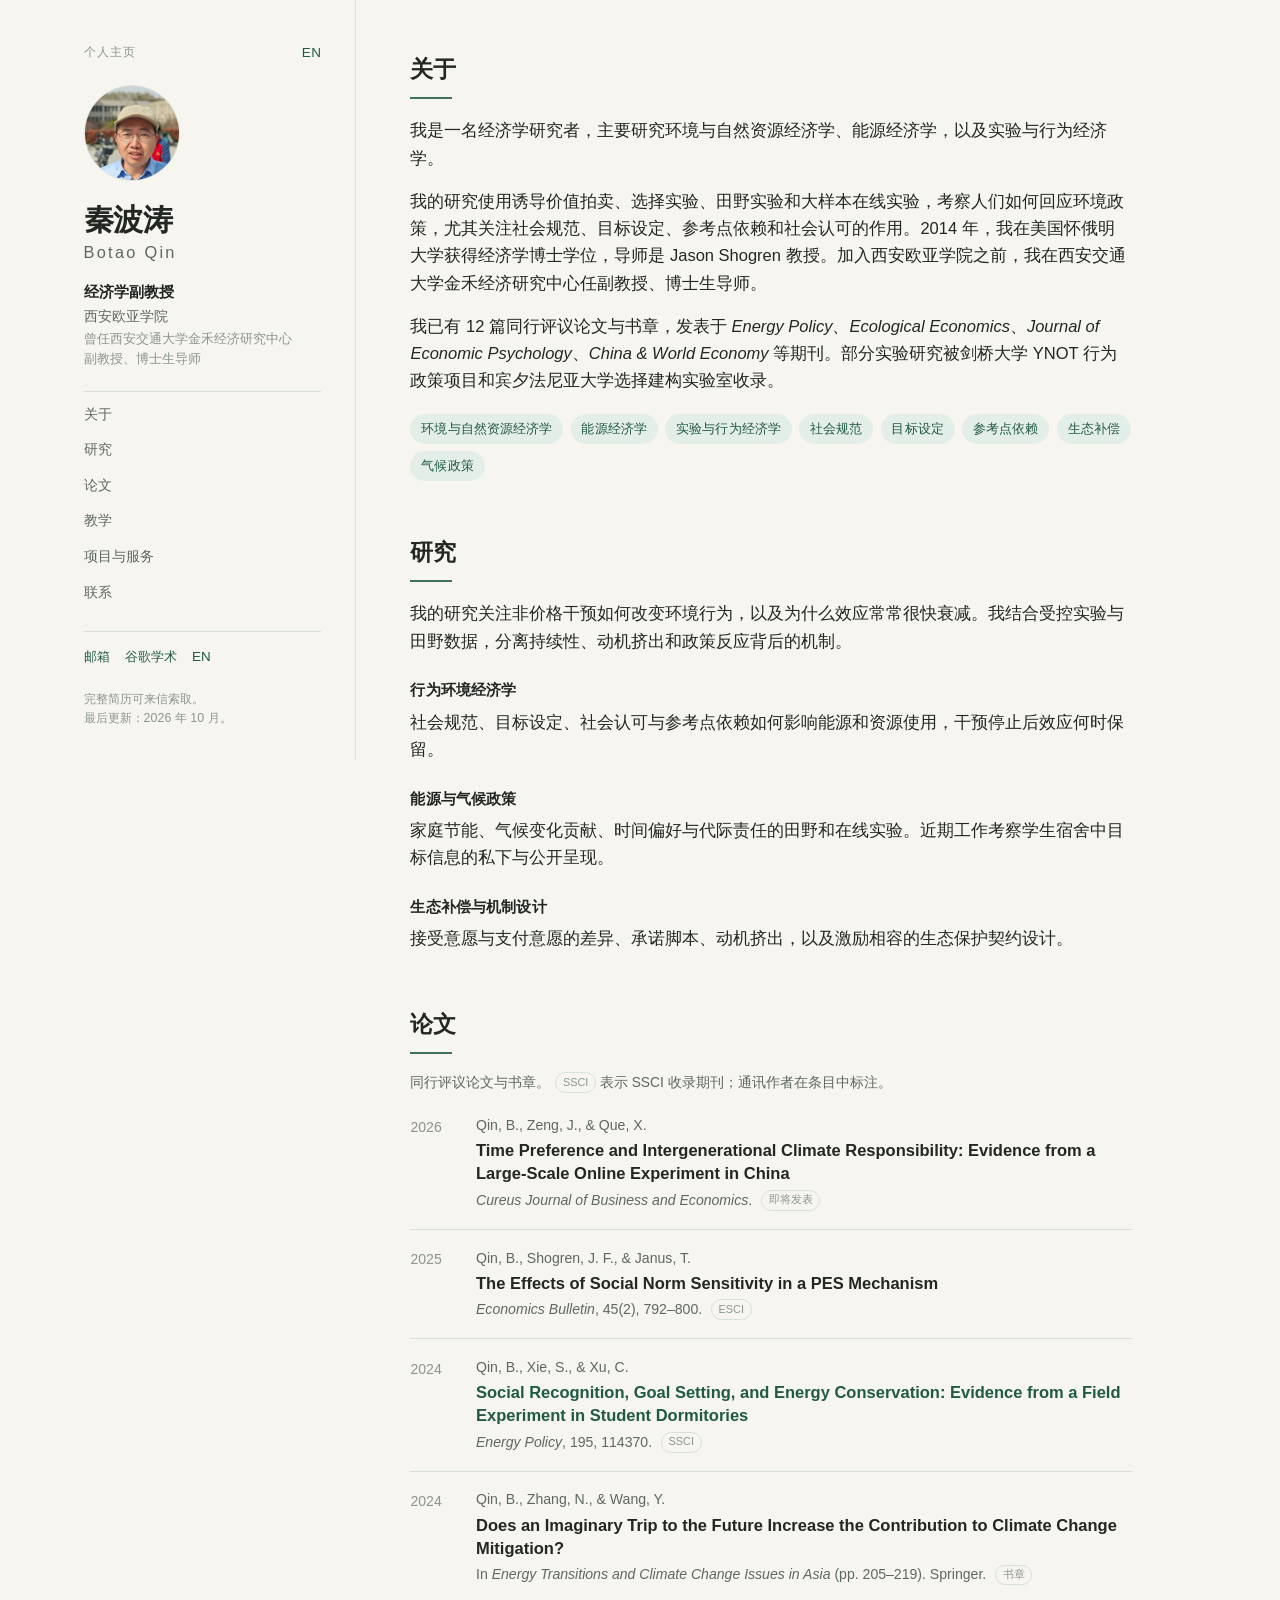
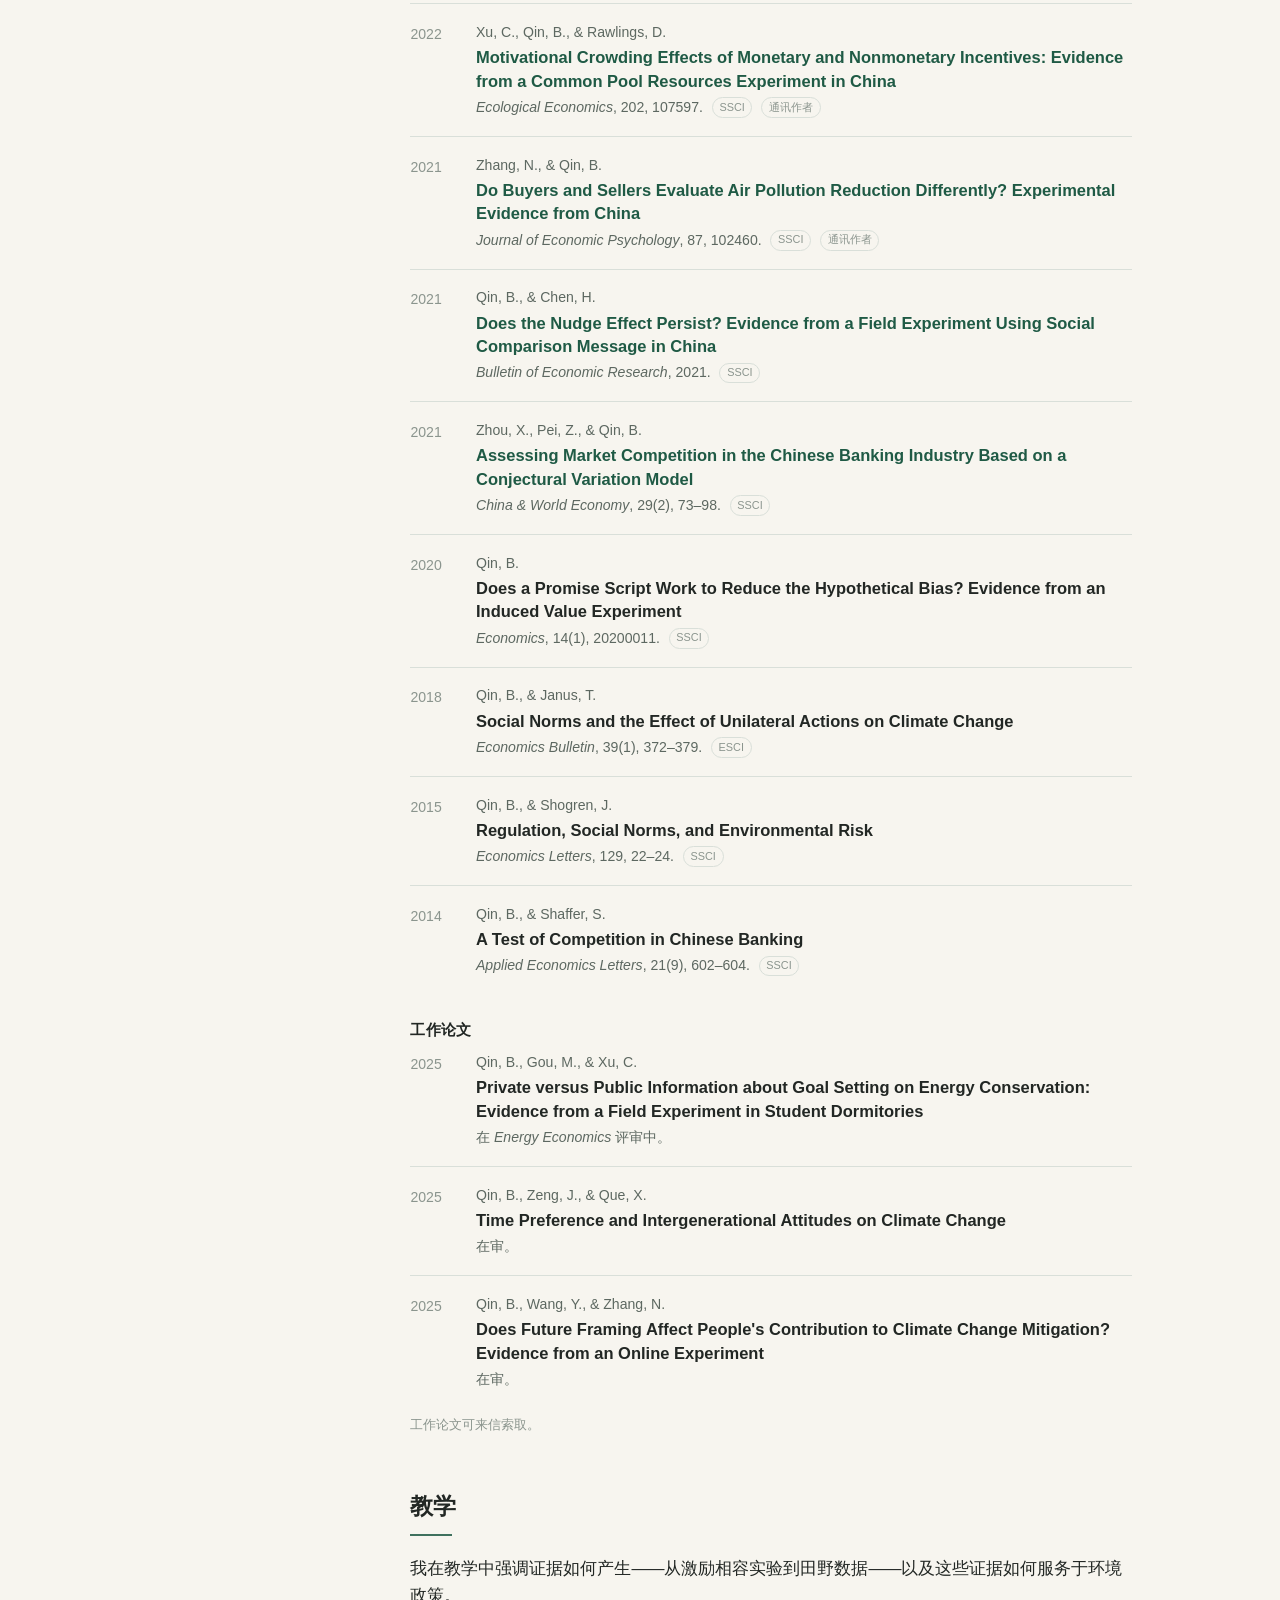
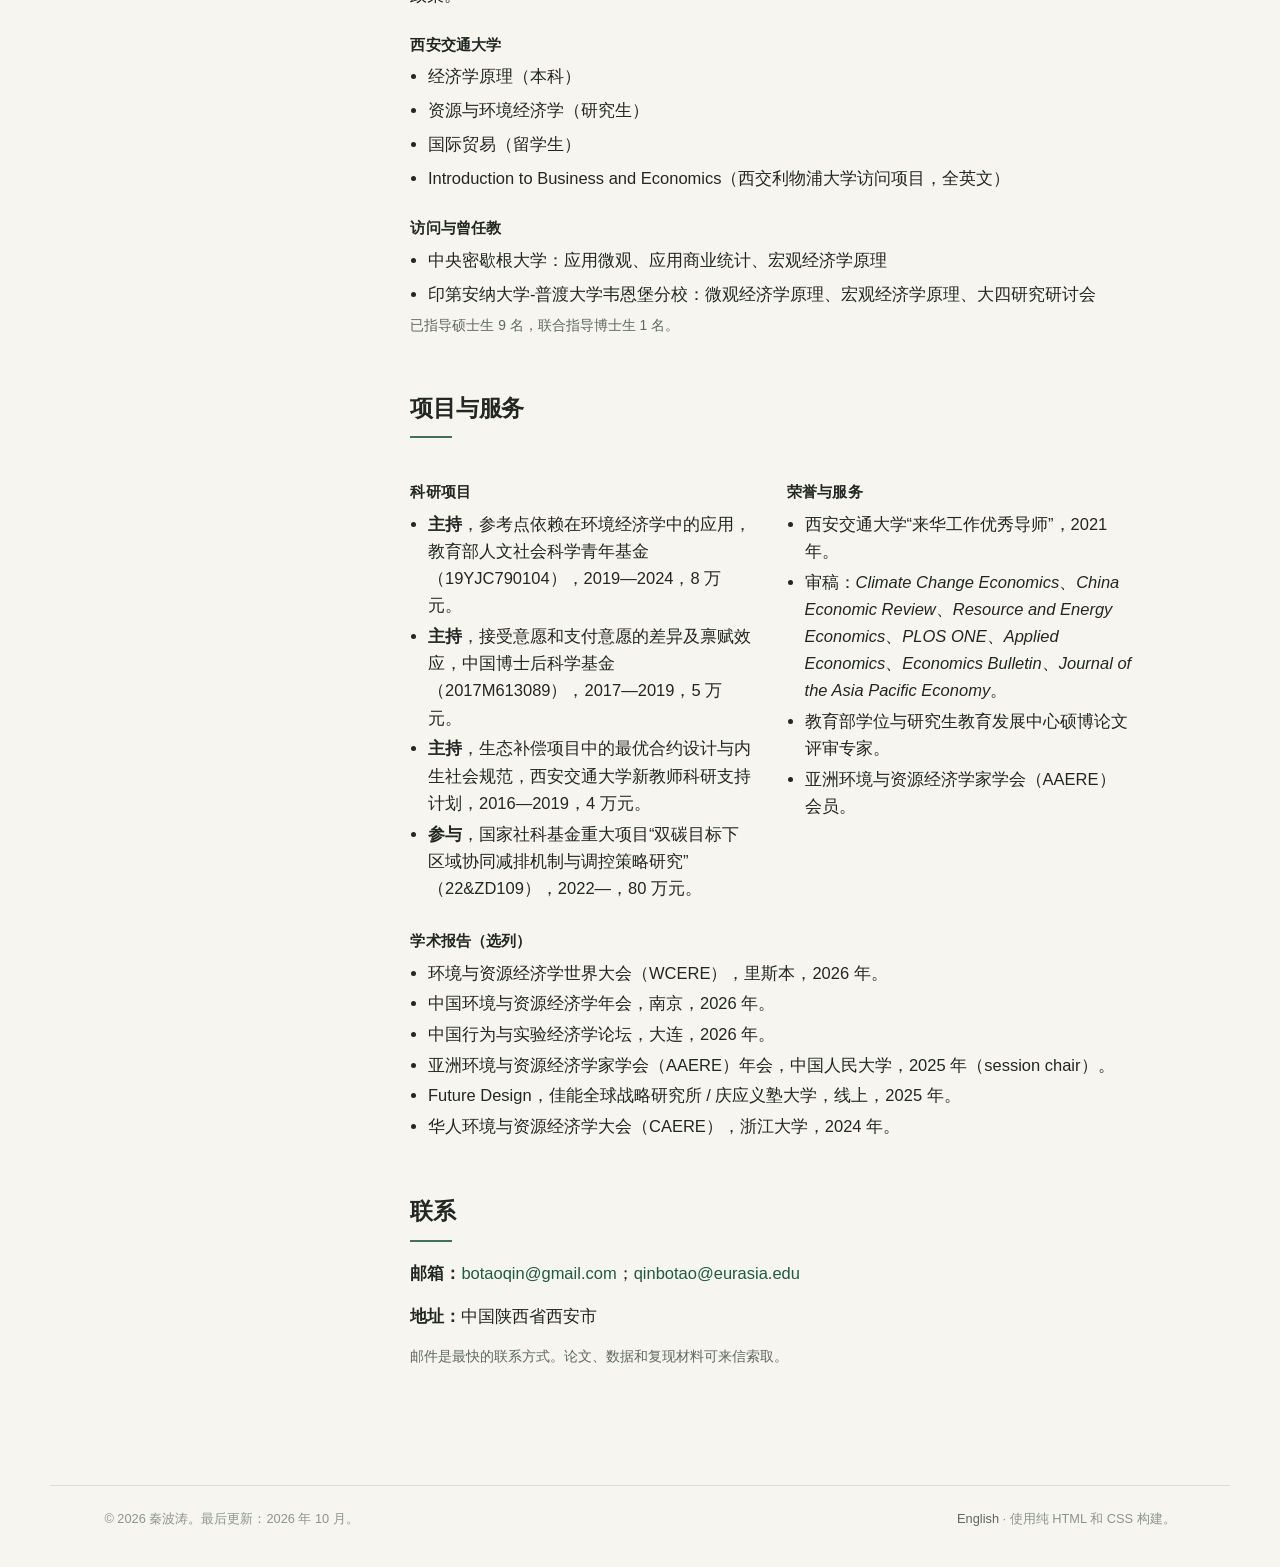
<file: index.html>
<!doctype html>
<html lang="zh-CN">
<head>
  <meta charset="utf-8">
  <meta name="viewport" content="width=device-width, initial-scale=1">
  <title>秦波涛 | 环境与能源经济学</title>
  <meta name="description" content="秦波涛，经济学博士，西安欧亚学院副教授，研究环境与自然资源经济学、能源经济学、实验与行为经济学。">
  <meta name="theme-color" content="#1f5a45">
  <meta property="og:title" content="秦波涛 | 环境与能源经济学">
  <meta property="og:description" content="环境与自然资源经济学、能源经济学、实验与行为经济学。">
  <meta property="og:type" content="website">
  <meta property="og:image" content="https://botaoqin.github.io/assets/photo.jpg">
  <meta property="og:image:alt" content="秦波涛">
  <link rel="icon" href="favicon.svg" type="image/svg+xml">
  <link rel="stylesheet" href="styles.css">
</head>
<body>
  <a class="skip-link" href="#main">跳到正文</a>

  <div class="page">
    <aside class="sidebar">
      <div class="topline">
        <span>个人主页</span>
        <a href="en.html" lang="en">EN</a>
      </div>

      <img class="monogram" src="assets/photo.jpg" alt="秦波涛" width="96" height="96">

      <div>
        <h1>秦波涛</h1>
        <p class="cn" lang="en">Botao Qin</p>
        <p class="role">经济学副教授</p>
        <p class="affil">西安欧亚学院</p>
        <p class="affil muted">曾任西安交通大学金禾经济研究中心<br>副教授、博士生导师</p>
      </div>

      <nav aria-label="主导航">
        <a href="#about">关于</a>
        <a href="#research">研究</a>
        <a href="#publications">论文</a>
        <a href="#teaching">教学</a>
        <a href="#grants">项目与服务</a>
        <a href="#contact">联系</a>
      </nav>

      <div class="side-links">
        <a href="mailto:botaoqin@gmail.com">邮箱</a>
        <a href="https://scholar.google.com/citations?user=rNIC_VkAAAAJ&amp;hl=zh-CN" target="_blank" rel="noopener">谷歌学术</a>
        <a href="en.html" lang="en">EN</a>
      </div>

      <p class="side-note">完整简历可来信索取。<br>最后更新：2026 年 10 月。</p>
    </aside>

    <main id="main">
      <section id="about">
        <h2>关于</h2>
        <p class="lead">我是一名经济学研究者，主要研究环境与自然资源经济学、能源经济学，以及实验与行为经济学。</p>
        <p>我的研究使用诱导价值拍卖、选择实验、田野实验和大样本在线实验，考察人们如何回应环境政策，尤其关注社会规范、目标设定、参考点依赖和社会认可的作用。2014 年，我在美国怀俄明大学获得经济学博士学位，导师是 Jason Shogren 教授。加入西安欧亚学院之前，我在西安交通大学金禾经济研究中心任副教授、博士生导师。</p>
        <p>我已有 12 篇同行评议论文与书章，发表于 <em>Energy Policy</em>、<em>Ecological Economics</em>、<em>Journal of Economic Psychology</em>、<em>China &amp; World Economy</em> 等期刊。部分实验研究被剑桥大学 YNOT 行为政策项目和宾夕法尼亚大学选择建构实验室收录。</p>

        <ul class="tags" aria-label="研究领域">
          <li>环境与自然资源经济学</li>
          <li>能源经济学</li>
          <li>实验与行为经济学</li>
          <li>社会规范</li>
          <li>目标设定</li>
          <li>参考点依赖</li>
          <li>生态补偿</li>
          <li>气候政策</li>
        </ul>
      </section>

      <section id="research">
        <h2>研究</h2>
        <p>我的研究关注非价格干预如何改变环境行为，以及为什么效应常常很快衰减。我结合受控实验与田野数据，分离持续性、动机挤出和政策反应背后的机制。</p>

        <h3>行为环境经济学</h3>
        <p>社会规范、目标设定、社会认可与参考点依赖如何影响能源和资源使用，干预停止后效应何时保留。</p>

        <h3>能源与气候政策</h3>
        <p>家庭节能、气候变化贡献、时间偏好与代际责任的田野和在线实验。近期工作考察学生宿舍中目标信息的私下与公开呈现。</p>

        <h3>生态补偿与机制设计</h3>
        <p>接受意愿与支付意愿的差异、承诺脚本、动机挤出，以及激励相容的生态保护契约设计。</p>
      </section>

      <section id="publications">
        <h2>论文</h2>
        <p class="small muted">同行评议论文与书章。<span class="badge">SSCI</span> 表示 SSCI 收录期刊；通讯作者在条目中标注。</p>

        <ol class="pub-list">
          <li class="pub">
            <span class="year">2026</span>
            <div>
              <p class="authors">Qin, B., Zeng, J., &amp; Que, X.</p>
              <p class="title">Time Preference and Intergenerational Climate Responsibility: Evidence from a Large-Scale Online Experiment in China</p>
              <p class="venue"><em>Cureus Journal of Business and Economics</em>. <span class="badge">即将发表</span></p>
            </div>
          </li>

          <li class="pub">
            <span class="year">2025</span>
            <div>
              <p class="authors">Qin, B., Shogren, J. F., &amp; Janus, T.</p>
              <p class="title">The Effects of Social Norm Sensitivity in a PES Mechanism</p>
              <p class="venue"><em>Economics Bulletin</em>, 45(2), 792–800. <span class="badge">ESCI</span></p>
            </div>
          </li>

          <li class="pub">
            <span class="year">2024</span>
            <div>
              <p class="authors">Qin, B., Xie, S., &amp; Xu, C.</p>
              <p class="title"><a href="https://doi.org/10.1016/j.enpol.2024.114370" target="_blank" rel="noopener">Social Recognition, Goal Setting, and Energy Conservation: Evidence from a Field Experiment in Student Dormitories</a></p>
              <p class="venue"><em>Energy Policy</em>, 195, 114370. <span class="badge">SSCI</span></p>
            </div>
          </li>

          <li class="pub">
            <span class="year">2024</span>
            <div>
              <p class="authors">Qin, B., Zhang, N., &amp; Wang, Y.</p>
              <p class="title">Does an Imaginary Trip to the Future Increase the Contribution to Climate Change Mitigation?</p>
              <p class="venue">In <em>Energy Transitions and Climate Change Issues in Asia</em> (pp. 205–219). Springer. <span class="badge">书章</span></p>
            </div>
          </li>

          <li class="pub">
            <span class="year">2022</span>
            <div>
              <p class="authors">Xu, C., Qin, B., &amp; Rawlings, D.</p>
              <p class="title"><a href="https://doi.org/10.1016/j.ecolecon.2022.107597" target="_blank" rel="noopener">Motivational Crowding Effects of Monetary and Nonmonetary Incentives: Evidence from a Common Pool Resources Experiment in China</a></p>
              <p class="venue"><em>Ecological Economics</em>, 202, 107597. <span class="badge">SSCI</span> <span class="badge">通讯作者</span></p>
            </div>
          </li>

          <li class="pub">
            <span class="year">2021</span>
            <div>
              <p class="authors">Zhang, N., &amp; Qin, B.</p>
              <p class="title"><a href="https://doi.org/10.1016/j.joep.2021.102460" target="_blank" rel="noopener">Do Buyers and Sellers Evaluate Air Pollution Reduction Differently? Experimental Evidence from China</a></p>
              <p class="venue"><em>Journal of Economic Psychology</em>, 87, 102460. <span class="badge">SSCI</span> <span class="badge">通讯作者</span></p>
            </div>
          </li>

          <li class="pub">
            <span class="year">2021</span>
            <div>
              <p class="authors">Qin, B., &amp; Chen, H.</p>
              <p class="title"><a href="https://doi.org/10.1111/boer.12313" target="_blank" rel="noopener">Does the Nudge Effect Persist? Evidence from a Field Experiment Using Social Comparison Message in China</a></p>
              <p class="venue"><em>Bulletin of Economic Research</em>, 2021. <span class="badge">SSCI</span></p>
            </div>
          </li>

          <li class="pub">
            <span class="year">2021</span>
            <div>
              <p class="authors">Zhou, X., Pei, Z., &amp; Qin, B.</p>
              <p class="title"><a href="https://doi.org/10.1111/cwe.12371" target="_blank" rel="noopener">Assessing Market Competition in the Chinese Banking Industry Based on a Conjectural Variation Model</a></p>
              <p class="venue"><em>China &amp; World Economy</em>, 29(2), 73–98. <span class="badge">SSCI</span></p>
            </div>
          </li>

          <li class="pub">
            <span class="year">2020</span>
            <div>
              <p class="authors">Qin, B.</p>
              <p class="title">Does a Promise Script Work to Reduce the Hypothetical Bias? Evidence from an Induced Value Experiment</p>
              <p class="venue"><em>Economics</em>, 14(1), 20200011. <span class="badge">SSCI</span></p>
            </div>
          </li>

          <li class="pub">
            <span class="year">2018</span>
            <div>
              <p class="authors">Qin, B., &amp; Janus, T.</p>
              <p class="title">Social Norms and the Effect of Unilateral Actions on Climate Change</p>
              <p class="venue"><em>Economics Bulletin</em>, 39(1), 372–379. <span class="badge">ESCI</span></p>
            </div>
          </li>

          <li class="pub">
            <span class="year">2015</span>
            <div>
              <p class="authors">Qin, B., &amp; Shogren, J.</p>
              <p class="title">Regulation, Social Norms, and Environmental Risk</p>
              <p class="venue"><em>Economics Letters</em>, 129, 22–24. <span class="badge">SSCI</span></p>
            </div>
          </li>

          <li class="pub">
            <span class="year">2014</span>
            <div>
              <p class="authors">Qin, B., &amp; Shaffer, S.</p>
              <p class="title">A Test of Competition in Chinese Banking</p>
              <p class="venue"><em>Applied Economics Letters</em>, 21(9), 602–604. <span class="badge">SSCI</span></p>
            </div>
          </li>
        </ol>

        <h3>工作论文</h3>
        <ol class="pub-list">
          <li class="pub">
            <span class="year">2025</span>
            <div>
              <p class="authors">Qin, B., Gou, M., &amp; Xu, C.</p>
              <p class="title">Private versus Public Information about Goal Setting on Energy Conservation: Evidence from a Field Experiment in Student Dormitories</p>
              <p class="venue">在 <em>Energy Economics</em> 评审中。</p>
            </div>
          </li>
          <li class="pub">
            <span class="year">2025</span>
            <div>
              <p class="authors">Qin, B., Zeng, J., &amp; Que, X.</p>
              <p class="title">Time Preference and Intergenerational Attitudes on Climate Change</p>
              <p class="venue">在审。</p>
            </div>
          </li>
          <li class="pub">
            <span class="year">2025</span>
            <div>
              <p class="authors">Qin, B., Wang, Y., &amp; Zhang, N.</p>
              <p class="title">Does Future Framing Affect People's Contribution to Climate Change Mitigation? Evidence from an Online Experiment</p>
              <p class="venue">在审。</p>
            </div>
          </li>
        </ol>
        <p class="note">工作论文可来信索取。</p>
      </section>

      <section id="teaching">
        <h2>教学</h2>
        <p>我在教学中强调证据如何产生——从激励相容实验到田野数据——以及这些证据如何服务于环境政策。</p>

        <h3>西安交通大学</h3>
        <ul class="list">
          <li>经济学原理（本科）</li>
          <li>资源与环境经济学（研究生）</li>
          <li>国际贸易（留学生）</li>
          <li>Introduction to Business and Economics（西交利物浦大学访问项目，全英文）</li>
        </ul>

        <h3>访问与曾任教</h3>
        <ul class="list">
          <li>中央密歇根大学：应用微观、应用商业统计、宏观经济学原理</li>
          <li>印第安纳大学-普渡大学韦恩堡分校：微观经济学原理、宏观经济学原理、大四研究研讨会</li>
        </ul>

        <p class="small muted">已指导硕士生 9 名，联合指导博士生 1 名。</p>
      </section>

      <section id="grants">
        <h2>项目与服务</h2>

        <div class="two-col">
          <div>
            <h3>科研项目</h3>
            <ul class="list tight">
              <li><strong>主持</strong>，参考点依赖在环境经济学中的应用，教育部人文社会科学青年基金（19YJC790104），2019—2024，8 万元。</li>
              <li><strong>主持</strong>，接受意愿和支付意愿的差异及禀赋效应，中国博士后科学基金（2017M613089），2017—2019，5 万元。</li>
              <li><strong>主持</strong>，生态补偿项目中的最优合约设计与内生社会规范，西安交通大学新教师科研支持计划，2016—2019，4 万元。</li>
              <li><strong>参与</strong>，国家社科基金重大项目“双碳目标下区域协同减排机制与调控策略研究”（22&amp;ZD109），2022—，80 万元。</li>
            </ul>
          </div>

          <div>
            <h3>荣誉与服务</h3>
            <ul class="list tight">
              <li>西安交通大学“来华工作优秀导师”，2021 年。</li>
              <li>审稿：<em>Climate Change Economics</em>、<em>China Economic Review</em>、<em>Resource and Energy Economics</em>、<em>PLOS ONE</em>、<em>Applied Economics</em>、<em>Economics Bulletin</em>、<em>Journal of the Asia Pacific Economy</em>。</li>
              <li>教育部学位与研究生教育发展中心硕博论文评审专家。</li>
              <li>亚洲环境与资源经济学家学会（AAERE）会员。</li>
            </ul>
          </div>
        </div>

        <h3>学术报告（选列）</h3>
        <ul class="list tight">
          <li>环境与资源经济学世界大会（WCERE），里斯本，2026 年。</li>
          <li>中国环境与资源经济学年会，南京，2026 年。</li>
          <li>中国行为与实验经济学论坛，大连，2026 年。</li>
          <li>亚洲环境与资源经济学家学会（AAERE）年会，中国人民大学，2025 年（session chair）。</li>
          <li>Future Design，佳能全球战略研究所 / 庆应义塾大学，线上，2025 年。</li>
          <li>华人环境与资源经济学大会（CAERE），浙江大学，2024 年。</li>
        </ul>
      </section>

      <section id="contact">
        <h2>联系</h2>
        <p><strong>邮箱：</strong><a href="mailto:botaoqin@gmail.com">botaoqin@gmail.com</a>；<a href="mailto:qinbotao@eurasia.edu">qinbotao@eurasia.edu</a></p>
        <p><strong>地址：</strong>中国陕西省西安市</p>
        <p class="small muted">邮件是最快的联系方式。论文、数据和复现材料可来信索取。</p>
      </section>
    </main>
  </div>

  <footer>
    <span>© 2026 秦波涛。最后更新：2026 年 10 月。</span>
    <span class="no-print"><a href="en.html" lang="en">English</a> · 使用纯 HTML 和 CSS 构建。</span>
  </footer>
</body>
</html>
</file>
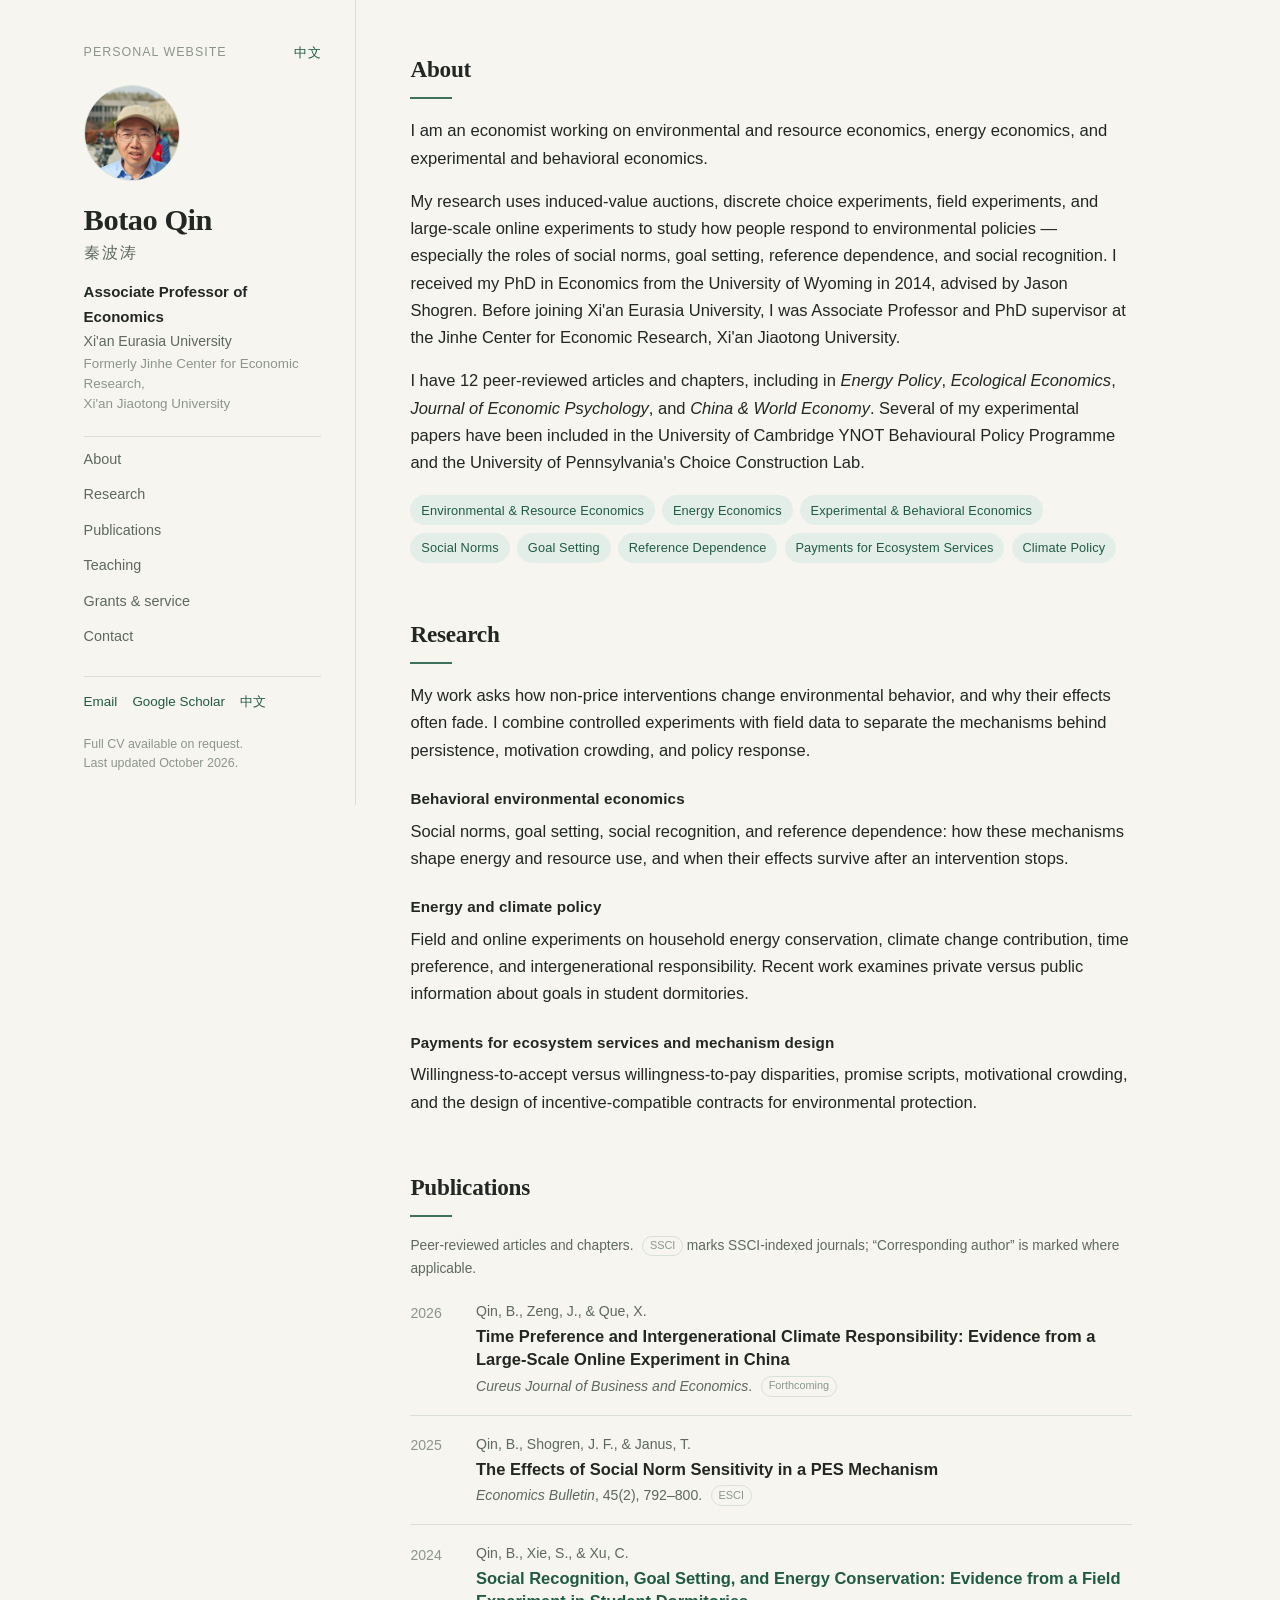
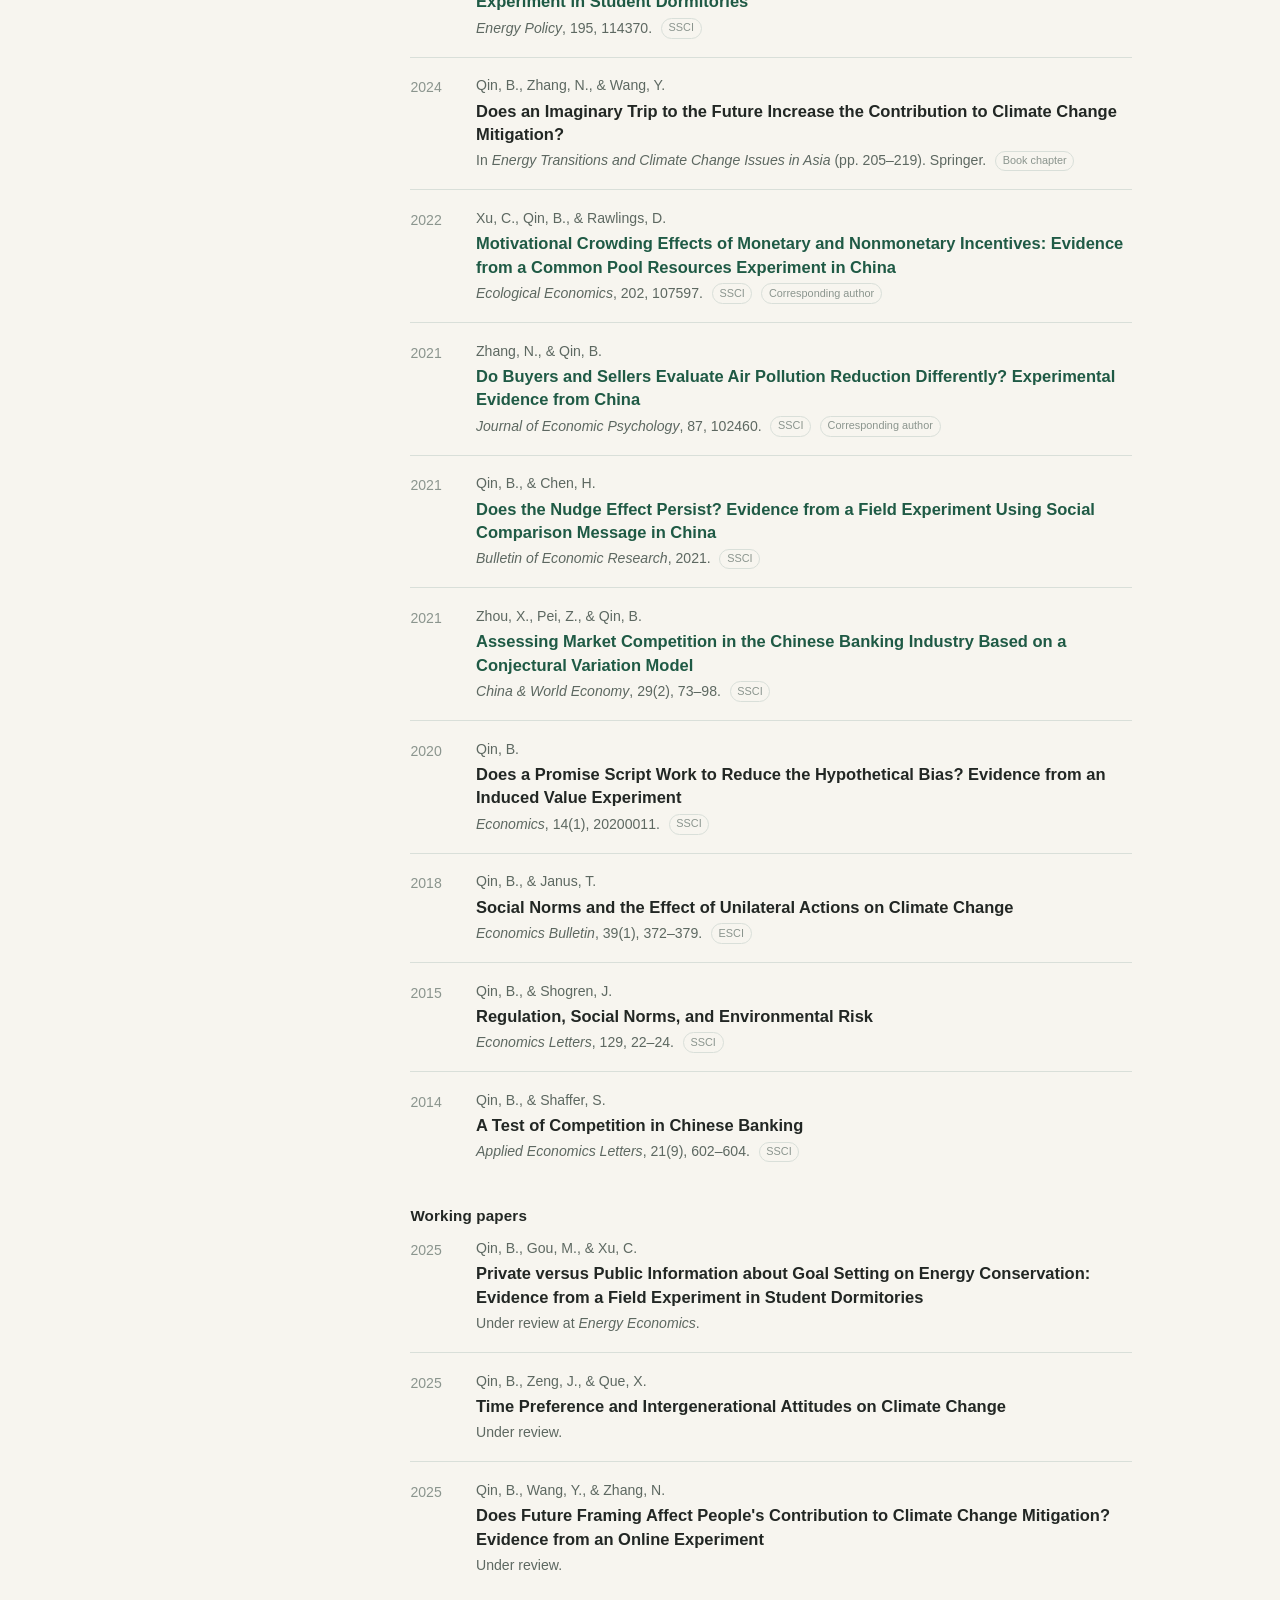
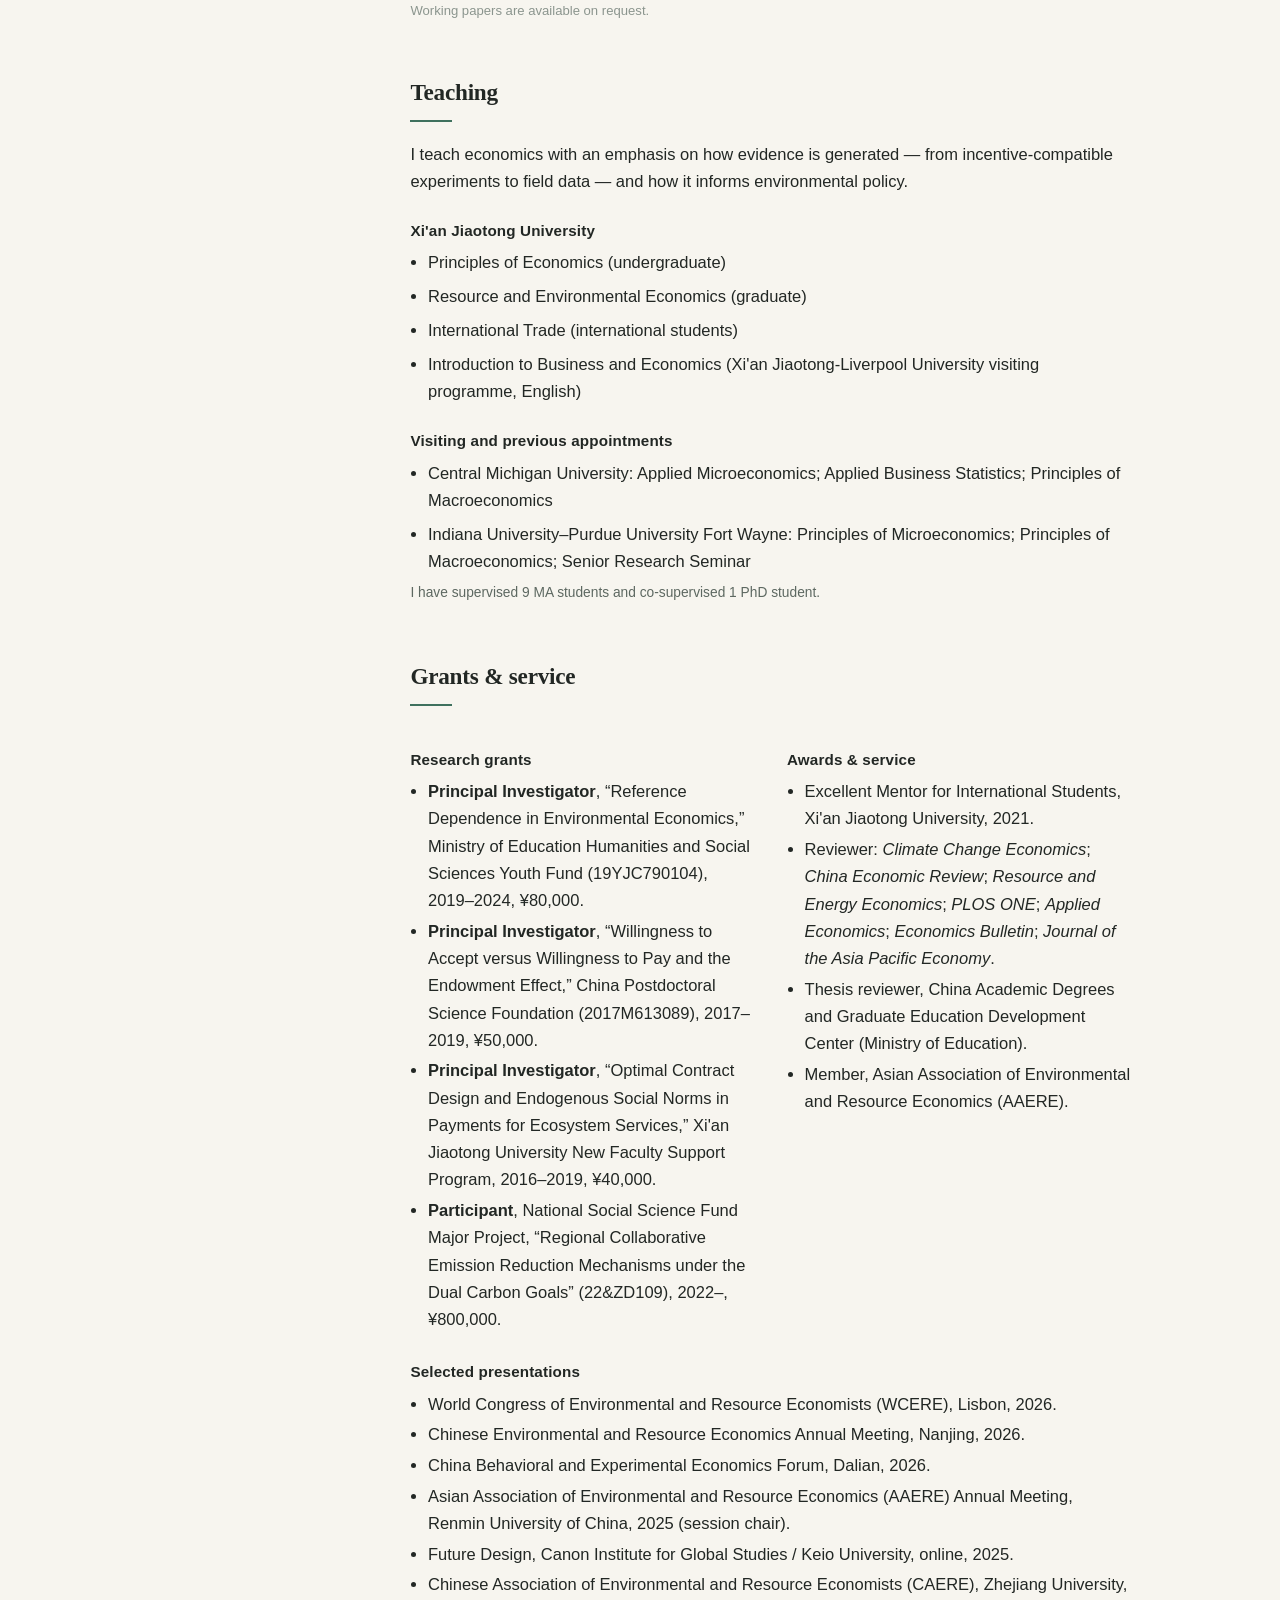
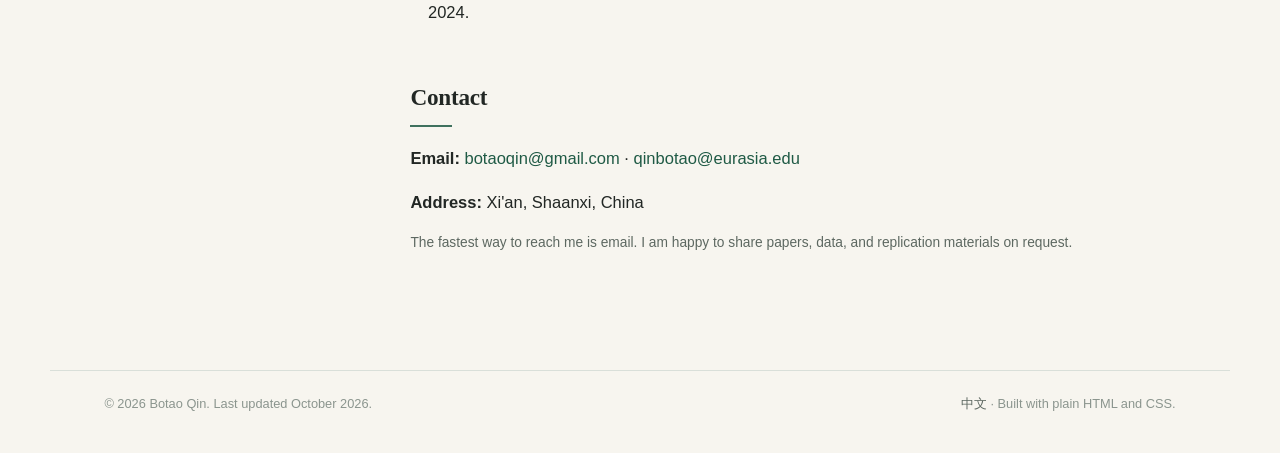
<file: en.html>
<!doctype html>
<html lang="en">
<head>
  <meta charset="utf-8">
  <meta name="viewport" content="width=device-width, initial-scale=1">
  <title>Botao Qin | Environmental and Energy Economics</title>
  <meta name="description" content="Botao Qin is an economist at Xi'an Eurasia University working on environmental and resource economics, energy economics, and experimental and behavioral economics.">
  <meta name="theme-color" content="#1f5a45">
  <meta property="og:title" content="Botao Qin | Environmental and Energy Economics">
  <meta property="og:description" content="Environmental and resource economics, energy economics, and experimental and behavioral economics.">
  <meta property="og:type" content="website">
  <meta property="og:image" content="https://botaoqin.github.io/assets/photo.jpg">
  <meta property="og:image:alt" content="Botao Qin">
  <link rel="icon" href="favicon.svg" type="image/svg+xml">
  <link rel="stylesheet" href="styles.css">
</head>
<body>
  <a class="skip-link" href="#main">Skip to content</a>

  <div class="page">
    <aside class="sidebar">
      <div class="topline">
        <span>Personal website</span>
        <a href="index.html" lang="zh-CN">中文</a>
      </div>

      <img class="monogram" src="assets/photo.jpg" alt="Botao Qin" width="96" height="96">

      <div>
        <h1>Botao Qin</h1>
        <p class="cn" lang="zh-CN">秦波涛</p>
        <p class="role">Associate Professor of Economics</p>
        <p class="affil">Xi'an Eurasia University</p>
        <p class="affil muted">Formerly Jinhe Center for Economic Research,<br>Xi'an Jiaotong University</p>
      </div>

      <nav aria-label="Main navigation">
        <a href="#about">About</a>
        <a href="#research">Research</a>
        <a href="#publications">Publications</a>
        <a href="#teaching">Teaching</a>
        <a href="#grants">Grants &amp; service</a>
        <a href="#contact">Contact</a>
      </nav>

      <div class="side-links">
        <a href="mailto:botaoqin@gmail.com">Email</a>
        <a href="https://scholar.google.com/citations?user=rNIC_VkAAAAJ&amp;hl=en" target="_blank" rel="noopener">Google Scholar</a>
        <a href="index.html" lang="zh-CN">中文</a>
      </div>

      <p class="side-note">Full CV available on request.<br>Last updated October 2026.</p>
    </aside>

    <main id="main">
      <section id="about">
        <h2>About</h2>
        <p class="lead">I am an economist working on environmental and resource economics, energy economics, and experimental and behavioral economics.</p>
        <p>My research uses induced-value auctions, discrete choice experiments, field experiments, and large-scale online experiments to study how people respond to environmental policies — especially the roles of social norms, goal setting, reference dependence, and social recognition. I received my PhD in Economics from the University of Wyoming in 2014, advised by Jason Shogren. Before joining Xi'an Eurasia University, I was Associate Professor and PhD supervisor at the Jinhe Center for Economic Research, Xi'an Jiaotong University.</p>
        <p>I have 12 peer-reviewed articles and chapters, including in <em>Energy Policy</em>, <em>Ecological Economics</em>, <em>Journal of Economic Psychology</em>, and <em>China &amp; World Economy</em>. Several of my experimental papers have been included in the University of Cambridge YNOT Behavioural Policy Programme and the University of Pennsylvania's Choice Construction Lab.</p>

        <ul class="tags" aria-label="Research interests">
          <li>Environmental &amp; Resource Economics</li>
          <li>Energy Economics</li>
          <li>Experimental &amp; Behavioral Economics</li>
          <li>Social Norms</li>
          <li>Goal Setting</li>
          <li>Reference Dependence</li>
          <li>Payments for Ecosystem Services</li>
          <li>Climate Policy</li>
        </ul>
      </section>

      <section id="research">
        <h2>Research</h2>
        <p>My work asks how non-price interventions change environmental behavior, and why their effects often fade. I combine controlled experiments with field data to separate the mechanisms behind persistence, motivation crowding, and policy response.</p>

        <h3>Behavioral environmental economics</h3>
        <p>Social norms, goal setting, social recognition, and reference dependence: how these mechanisms shape energy and resource use, and when their effects survive after an intervention stops.</p>

        <h3>Energy and climate policy</h3>
        <p>Field and online experiments on household energy conservation, climate change contribution, time preference, and intergenerational responsibility. Recent work examines private versus public information about goals in student dormitories.</p>

        <h3>Payments for ecosystem services and mechanism design</h3>
        <p>Willingness-to-accept versus willingness-to-pay disparities, promise scripts, motivational crowding, and the design of incentive-compatible contracts for environmental protection.</p>
      </section>

      <section id="publications">
        <h2>Publications</h2>
        <p class="small muted">Peer-reviewed articles and chapters. <span class="badge">SSCI</span> marks SSCI-indexed journals; “Corresponding author” is marked where applicable.</p>

        <ol class="pub-list">
          <li class="pub">
            <span class="year">2026</span>
            <div>
              <p class="authors">Qin, B., Zeng, J., &amp; Que, X.</p>
              <p class="title">Time Preference and Intergenerational Climate Responsibility: Evidence from a Large-Scale Online Experiment in China</p>
              <p class="venue"><em>Cureus Journal of Business and Economics</em>. <span class="badge">Forthcoming</span></p>
            </div>
          </li>

          <li class="pub">
            <span class="year">2025</span>
            <div>
              <p class="authors">Qin, B., Shogren, J. F., &amp; Janus, T.</p>
              <p class="title">The Effects of Social Norm Sensitivity in a PES Mechanism</p>
              <p class="venue"><em>Economics Bulletin</em>, 45(2), 792–800. <span class="badge">ESCI</span></p>
            </div>
          </li>

          <li class="pub">
            <span class="year">2024</span>
            <div>
              <p class="authors">Qin, B., Xie, S., &amp; Xu, C.</p>
              <p class="title"><a href="https://doi.org/10.1016/j.enpol.2024.114370" target="_blank" rel="noopener">Social Recognition, Goal Setting, and Energy Conservation: Evidence from a Field Experiment in Student Dormitories</a></p>
              <p class="venue"><em>Energy Policy</em>, 195, 114370. <span class="badge">SSCI</span></p>
            </div>
          </li>

          <li class="pub">
            <span class="year">2024</span>
            <div>
              <p class="authors">Qin, B., Zhang, N., &amp; Wang, Y.</p>
              <p class="title">Does an Imaginary Trip to the Future Increase the Contribution to Climate Change Mitigation?</p>
              <p class="venue">In <em>Energy Transitions and Climate Change Issues in Asia</em> (pp. 205–219). Springer. <span class="badge">Book chapter</span></p>
            </div>
          </li>

          <li class="pub">
            <span class="year">2022</span>
            <div>
              <p class="authors">Xu, C., Qin, B., &amp; Rawlings, D.</p>
              <p class="title"><a href="https://doi.org/10.1016/j.ecolecon.2022.107597" target="_blank" rel="noopener">Motivational Crowding Effects of Monetary and Nonmonetary Incentives: Evidence from a Common Pool Resources Experiment in China</a></p>
              <p class="venue"><em>Ecological Economics</em>, 202, 107597. <span class="badge">SSCI</span> <span class="badge">Corresponding author</span></p>
            </div>
          </li>

          <li class="pub">
            <span class="year">2021</span>
            <div>
              <p class="authors">Zhang, N., &amp; Qin, B.</p>
              <p class="title"><a href="https://doi.org/10.1016/j.joep.2021.102460" target="_blank" rel="noopener">Do Buyers and Sellers Evaluate Air Pollution Reduction Differently? Experimental Evidence from China</a></p>
              <p class="venue"><em>Journal of Economic Psychology</em>, 87, 102460. <span class="badge">SSCI</span> <span class="badge">Corresponding author</span></p>
            </div>
          </li>

          <li class="pub">
            <span class="year">2021</span>
            <div>
              <p class="authors">Qin, B., &amp; Chen, H.</p>
              <p class="title"><a href="https://doi.org/10.1111/boer.12313" target="_blank" rel="noopener">Does the Nudge Effect Persist? Evidence from a Field Experiment Using Social Comparison Message in China</a></p>
              <p class="venue"><em>Bulletin of Economic Research</em>, 2021. <span class="badge">SSCI</span></p>
            </div>
          </li>

          <li class="pub">
            <span class="year">2021</span>
            <div>
              <p class="authors">Zhou, X., Pei, Z., &amp; Qin, B.</p>
              <p class="title"><a href="https://doi.org/10.1111/cwe.12371" target="_blank" rel="noopener">Assessing Market Competition in the Chinese Banking Industry Based on a Conjectural Variation Model</a></p>
              <p class="venue"><em>China &amp; World Economy</em>, 29(2), 73–98. <span class="badge">SSCI</span></p>
            </div>
          </li>

          <li class="pub">
            <span class="year">2020</span>
            <div>
              <p class="authors">Qin, B.</p>
              <p class="title">Does a Promise Script Work to Reduce the Hypothetical Bias? Evidence from an Induced Value Experiment</p>
              <p class="venue"><em>Economics</em>, 14(1), 20200011. <span class="badge">SSCI</span></p>
            </div>
          </li>

          <li class="pub">
            <span class="year">2018</span>
            <div>
              <p class="authors">Qin, B., &amp; Janus, T.</p>
              <p class="title">Social Norms and the Effect of Unilateral Actions on Climate Change</p>
              <p class="venue"><em>Economics Bulletin</em>, 39(1), 372–379. <span class="badge">ESCI</span></p>
            </div>
          </li>

          <li class="pub">
            <span class="year">2015</span>
            <div>
              <p class="authors">Qin, B., &amp; Shogren, J.</p>
              <p class="title">Regulation, Social Norms, and Environmental Risk</p>
              <p class="venue"><em>Economics Letters</em>, 129, 22–24. <span class="badge">SSCI</span></p>
            </div>
          </li>

          <li class="pub">
            <span class="year">2014</span>
            <div>
              <p class="authors">Qin, B., &amp; Shaffer, S.</p>
              <p class="title">A Test of Competition in Chinese Banking</p>
              <p class="venue"><em>Applied Economics Letters</em>, 21(9), 602–604. <span class="badge">SSCI</span></p>
            </div>
          </li>
        </ol>

        <h3>Working papers</h3>
        <ol class="pub-list">
          <li class="pub">
            <span class="year">2025</span>
            <div>
              <p class="authors">Qin, B., Gou, M., &amp; Xu, C.</p>
              <p class="title">Private versus Public Information about Goal Setting on Energy Conservation: Evidence from a Field Experiment in Student Dormitories</p>
              <p class="venue">Under review at <em>Energy Economics</em>.</p>
            </div>
          </li>
          <li class="pub">
            <span class="year">2025</span>
            <div>
              <p class="authors">Qin, B., Zeng, J., &amp; Que, X.</p>
              <p class="title">Time Preference and Intergenerational Attitudes on Climate Change</p>
              <p class="venue">Under review.</p>
            </div>
          </li>
          <li class="pub">
            <span class="year">2025</span>
            <div>
              <p class="authors">Qin, B., Wang, Y., &amp; Zhang, N.</p>
              <p class="title">Does Future Framing Affect People's Contribution to Climate Change Mitigation? Evidence from an Online Experiment</p>
              <p class="venue">Under review.</p>
            </div>
          </li>
        </ol>
        <p class="note">Working papers are available on request.</p>
      </section>

      <section id="teaching">
        <h2>Teaching</h2>
        <p>I teach economics with an emphasis on how evidence is generated — from incentive-compatible experiments to field data — and how it informs environmental policy.</p>

        <h3>Xi'an Jiaotong University</h3>
        <ul class="list">
          <li>Principles of Economics (undergraduate)</li>
          <li>Resource and Environmental Economics (graduate)</li>
          <li>International Trade (international students)</li>
          <li>Introduction to Business and Economics (Xi'an Jiaotong-Liverpool University visiting programme, English)</li>
        </ul>

        <h3>Visiting and previous appointments</h3>
        <ul class="list">
          <li>Central Michigan University: Applied Microeconomics; Applied Business Statistics; Principles of Macroeconomics</li>
          <li>Indiana University–Purdue University Fort Wayne: Principles of Microeconomics; Principles of Macroeconomics; Senior Research Seminar</li>
        </ul>

        <p class="small muted">I have supervised 9 MA students and co-supervised 1 PhD student.</p>
      </section>

      <section id="grants">
        <h2>Grants &amp; service</h2>

        <div class="two-col">
          <div>
            <h3>Research grants</h3>
            <ul class="list tight">
              <li><strong>Principal Investigator</strong>, “Reference Dependence in Environmental Economics,” Ministry of Education Humanities and Social Sciences Youth Fund (19YJC790104), 2019–2024, ¥80,000.</li>
              <li><strong>Principal Investigator</strong>, “Willingness to Accept versus Willingness to Pay and the Endowment Effect,” China Postdoctoral Science Foundation (2017M613089), 2017–2019, ¥50,000.</li>
              <li><strong>Principal Investigator</strong>, “Optimal Contract Design and Endogenous Social Norms in Payments for Ecosystem Services,” Xi'an Jiaotong University New Faculty Support Program, 2016–2019, ¥40,000.</li>
              <li><strong>Participant</strong>, National Social Science Fund Major Project, “Regional Collaborative Emission Reduction Mechanisms under the Dual Carbon Goals” (22&amp;ZD109), 2022–, ¥800,000.</li>
            </ul>
          </div>

          <div>
            <h3>Awards &amp; service</h3>
            <ul class="list tight">
              <li>Excellent Mentor for International Students, Xi'an Jiaotong University, 2021.</li>
              <li>Reviewer: <em>Climate Change Economics</em>; <em>China Economic Review</em>; <em>Resource and Energy Economics</em>; <em>PLOS ONE</em>; <em>Applied Economics</em>; <em>Economics Bulletin</em>; <em>Journal of the Asia Pacific Economy</em>.</li>
              <li>Thesis reviewer, China Academic Degrees and Graduate Education Development Center (Ministry of Education).</li>
              <li>Member, Asian Association of Environmental and Resource Economics (AAERE).</li>
            </ul>
          </div>
        </div>

        <h3>Selected presentations</h3>
        <ul class="list tight">
          <li>World Congress of Environmental and Resource Economists (WCERE), Lisbon, 2026.</li>
          <li>Chinese Environmental and Resource Economics Annual Meeting, Nanjing, 2026.</li>
          <li>China Behavioral and Experimental Economics Forum, Dalian, 2026.</li>
          <li>Asian Association of Environmental and Resource Economics (AAERE) Annual Meeting, Renmin University of China, 2025 (session chair).</li>
          <li>Future Design, Canon Institute for Global Studies / Keio University, online, 2025.</li>
          <li>Chinese Association of Environmental and Resource Economists (CAERE), Zhejiang University, 2024.</li>
        </ul>
      </section>

      <section id="contact">
        <h2>Contact</h2>
        <p><strong>Email:</strong> <a href="mailto:botaoqin@gmail.com">botaoqin@gmail.com</a> · <a href="mailto:qinbotao@eurasia.edu">qinbotao@eurasia.edu</a></p>
        <p><strong>Address:</strong> Xi'an, Shaanxi, China</p>
        <p class="small muted">The fastest way to reach me is email. I am happy to share papers, data, and replication materials on request.</p>
      </section>
    </main>
  </div>

  <footer>
    <span>© 2026 Botao Qin. Last updated October 2026.</span>
    <span class="no-print"><a href="index.html" lang="zh-CN">中文</a> · Built with plain HTML and CSS.</span>
  </footer>
</body>
</html>
</file>
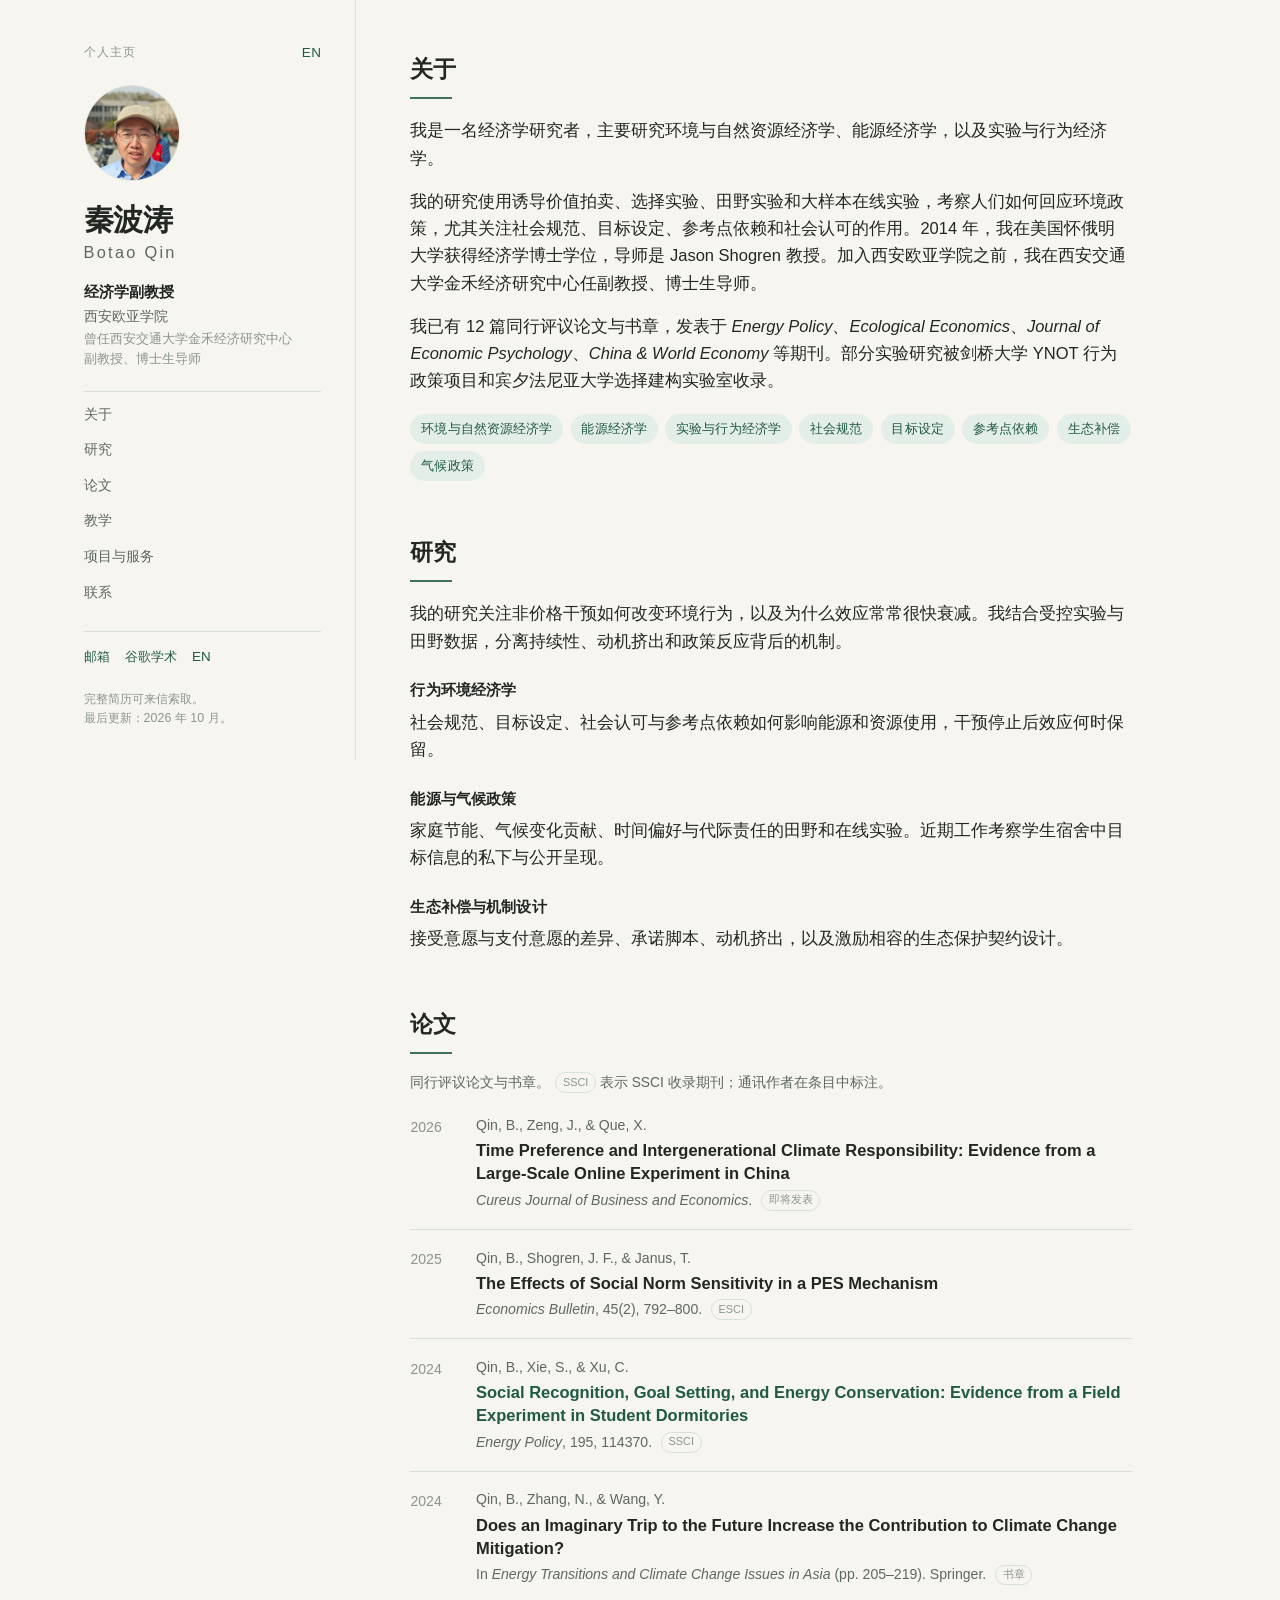
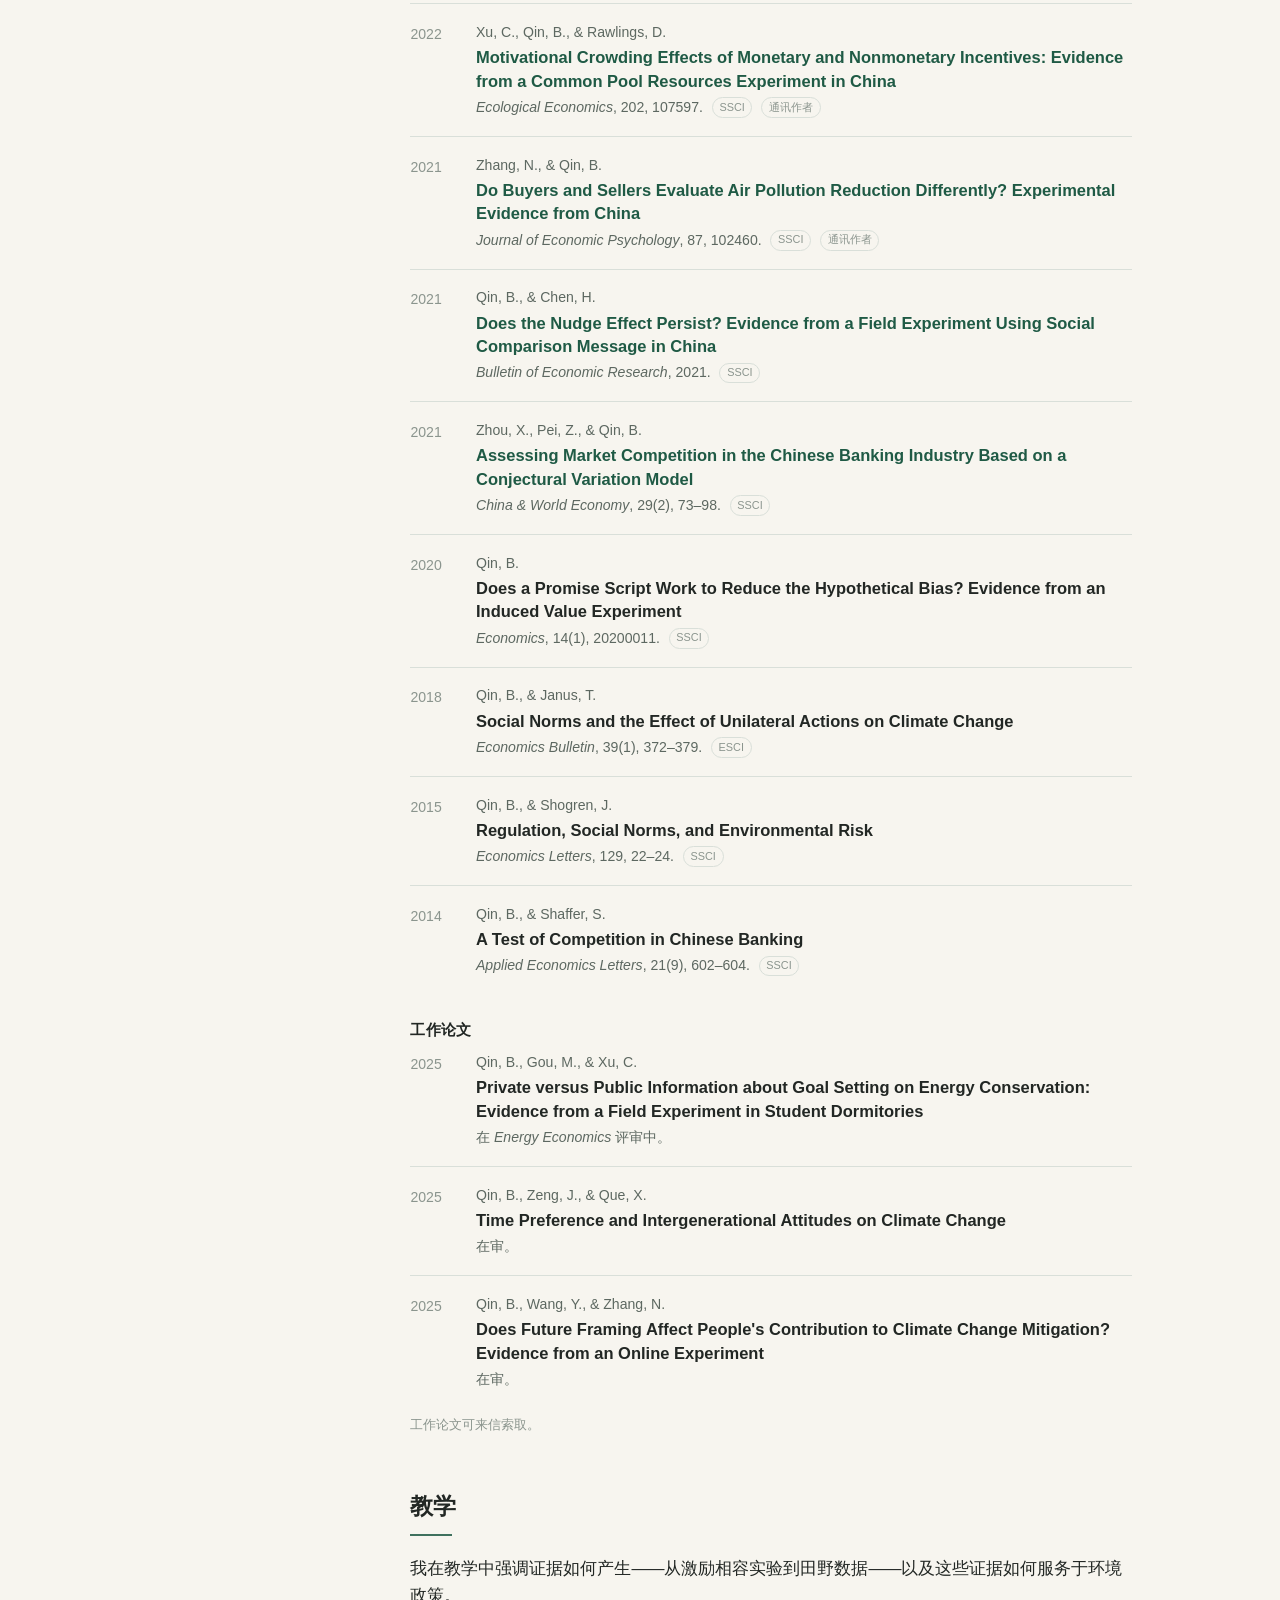
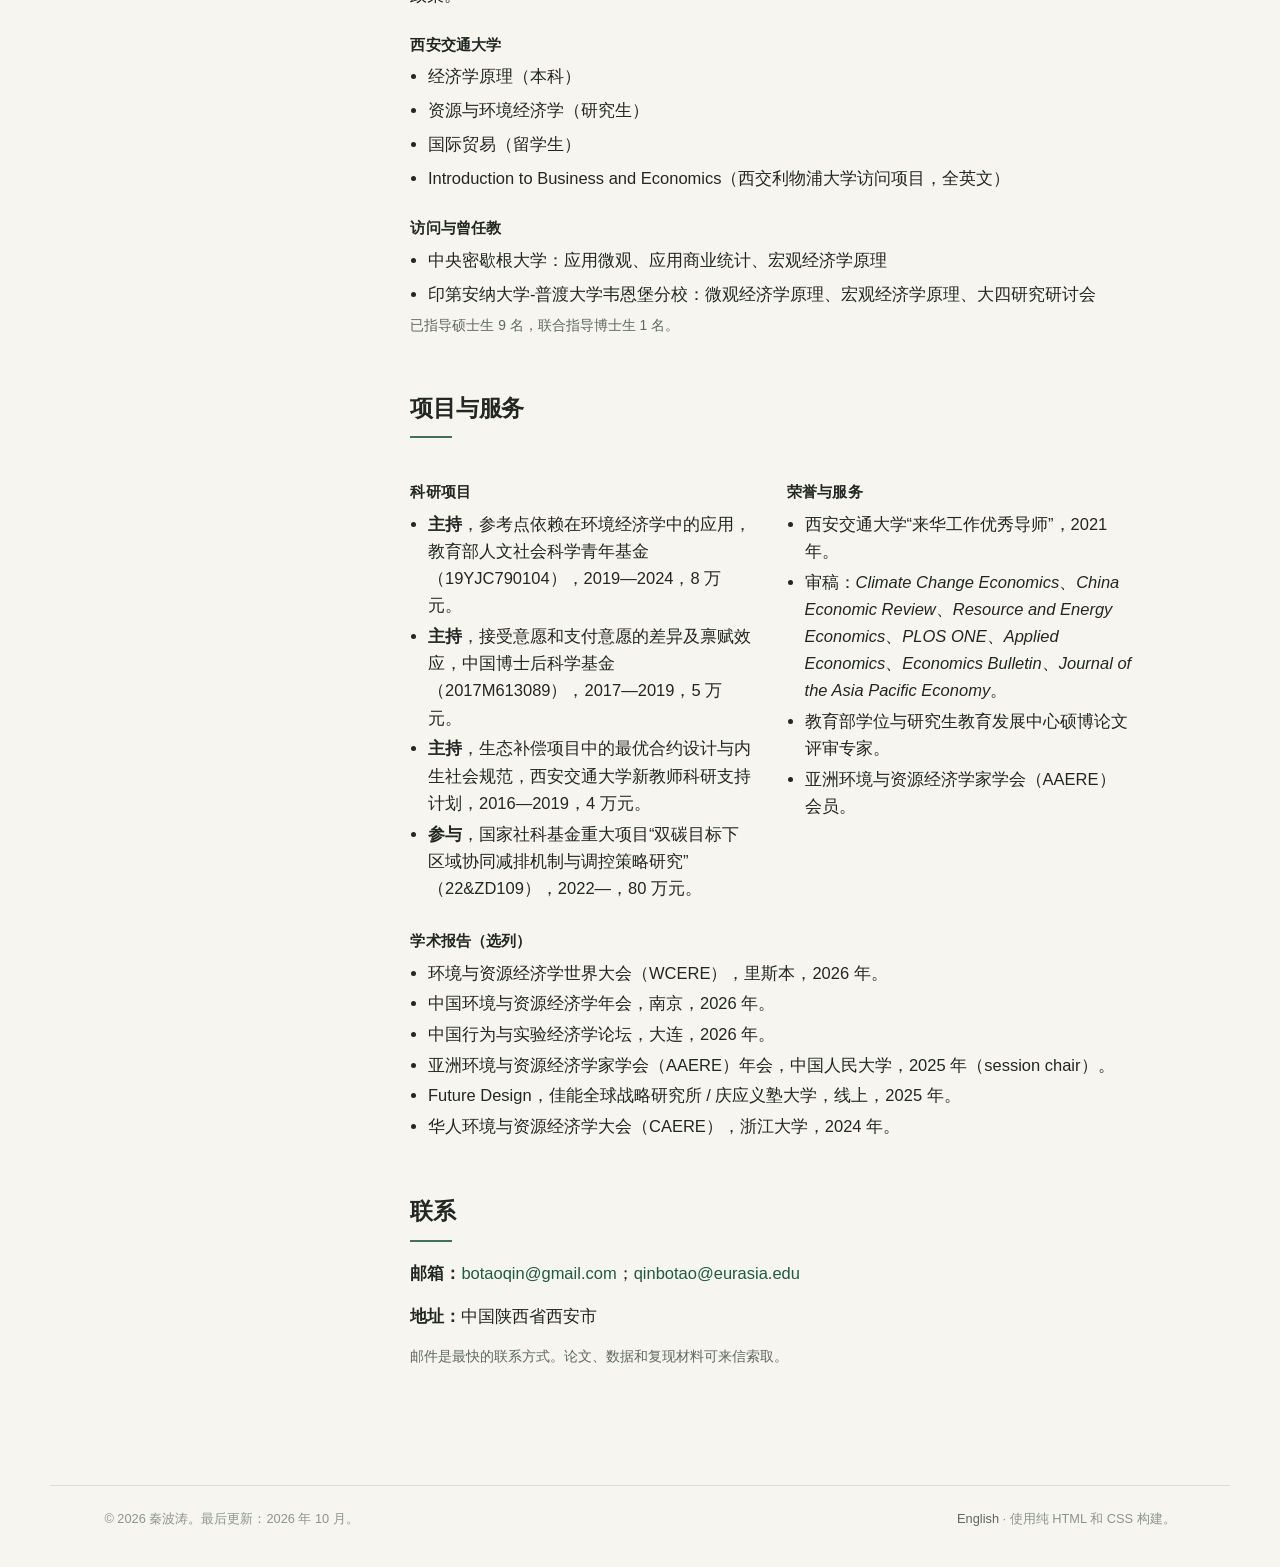
<file: zh.html>
<!doctype html>
<html lang="zh-CN">
<head>
  <meta charset="utf-8">
  <meta name="viewport" content="width=device-width, initial-scale=1">
  <meta http-equiv="refresh" content="0; url=index.html">
  <link rel="canonical" href="https://botaoqin.github.io/">
  <title>秦波涛 | 环境与能源经济学</title>
  <style>
    body { font-family: -apple-system, "PingFang SC", Georgia, serif; margin: 4rem auto; max-width: 32rem; padding: 0 1.5rem; color: #222; }
    a { color: #1f5a45; }
  </style>
</head>
<body>
  <p>正在跳转到<a href="index.html">中文主页</a>。若未自动跳转，请点击链接。</p>
</body>
</html>
</file>
<file: styles.css>
/* Botao Qin — personal academic website
   Plain HTML/CSS. No external fonts, no JavaScript, no trackers. */

:root {
  --bg: #f7f5ef;
  --surface: #fffdf8;
  --ink: #222724;
  --muted: #5d6861;
  --faint: #8b958e;
  --accent: #1f5a45;
  --accent-2: #2f7a5e;
  --accent-soft: #e4eee8;
  --line: #d9dfd9;
  --serif: "Iowan Old Style", "Palatino Linotype", Palatino, "Book Antiqua", Georgia, "Songti SC", "Noto Serif CJK SC", serif;
  --sans: -apple-system, BlinkMacSystemFont, "Segoe UI", Roboto, "Helvetica Neue", Arial, "PingFang SC", "Hiragino Sans GB", "Microsoft YaHei", sans-serif;
  --max: 1180px;
  --side: 306px;
}

@media (prefers-color-scheme: dark) {
  :root {
    --bg: #141816;
    --surface: #1b211e;
    --ink: #e9ede9;
    --muted: #b3bdb6;
    --faint: #8a958d;
    --accent: #8fc9ae;
    --accent-2: #a8d8c1;
    --accent-soft: #23342c;
    --line: #2e3a33;
  }
}

* { box-sizing: border-box; }

html { scroll-behavior: smooth; }

body {
  margin: 0;
  background: var(--bg);
  color: var(--ink);
  font-family: var(--sans);
  font-size: 16.5px;
  line-height: 1.65;
  -webkit-font-smoothing: antialiased;
  text-rendering: optimizeLegibility;
  overflow-wrap: break-word;
}

a {
  color: var(--accent);
  text-decoration: none;
  text-underline-offset: 3px;
}

a:hover { text-decoration: underline; }

a:focus-visible {
  outline: 2px solid var(--accent);
  outline-offset: 3px;
  border-radius: 2px;
}

.skip-link {
  position: absolute;
  left: -999px;
  top: 0;
  background: var(--accent);
  color: var(--surface);
  padding: .6rem .9rem;
  z-index: 10;
}

.skip-link:focus { left: .75rem; top: .75rem; }

.page {
  max-width: var(--max);
  margin: 0 auto;
  display: grid;
  grid-template-columns: var(--side) minmax(0, 1fr);
}

/* ---------- sidebar ---------- */

.sidebar {
  position: sticky;
  top: 0;
  align-self: start;
  max-height: 100vh;
  overflow-y: auto;
  padding: 2.6rem 2.1rem 2rem;
  border-right: 1px solid var(--line);
  display: flex;
  flex-direction: column;
  gap: 1.35rem;
}

.topline {
  display: flex;
  justify-content: space-between;
  align-items: center;
  font-size: .78rem;
  letter-spacing: .08em;
  text-transform: uppercase;
  color: var(--faint);
}

.topline a {
  color: var(--accent);
  letter-spacing: .04em;
  text-transform: none;
  font-size: .84rem;
}

.monogram {
  width: 96px;
  height: 96px;
  border-radius: 50%;
  display: grid;
  place-items: center;
  background: var(--accent-soft);
  color: var(--accent);
  border: 1px solid var(--line);
  font-family: var(--serif);
  font-size: 1.35rem;
  letter-spacing: .05em;
  user-select: none;
}

img.monogram {
  object-fit: cover;
  object-position: center;
  background: var(--accent-soft);
}

h1 {
  font-family: var(--serif);
  font-size: 1.9rem;
  line-height: 1.12;
  letter-spacing: -.015em;
  margin: 0;
}

.cn {
  margin: .15rem 0 0;
  color: var(--muted);
  font-size: 1.02rem;
  letter-spacing: .14em;
}

.role {
  margin: .85rem 0 0;
  font-weight: 600;
  font-size: .94rem;
}

.affil {
  margin: .1rem 0 0;
  color: var(--muted);
  font-size: .88rem;
  line-height: 1.5;
}

.affil.muted { color: var(--faint); font-size: .84rem; }

nav {
  display: flex;
  flex-direction: column;
  gap: .1rem;
  padding-top: .35rem;
  border-top: 1px solid var(--line);
}

nav a {
  color: var(--muted);
  font-size: .9rem;
  padding: .32rem 0;
}

nav a:hover { color: var(--accent); text-decoration: none; }

.side-links {
  margin-top: auto;
  display: flex;
  flex-wrap: wrap;
  gap: .45rem .95rem;
  font-size: .84rem;
  padding-top: .9rem;
  border-top: 1px solid var(--line);
}

.side-note {
  margin: 0;
  color: var(--faint);
  font-size: .78rem;
  line-height: 1.5;
}

/* ---------- main ---------- */

main {
  padding: 3.1rem 3.4rem 4rem;
  max-width: 830px;
  min-width: 0;
}

section {
  margin: 0 0 3.25rem;
  scroll-margin-top: 1.5rem;
}

h2 {
  font-family: var(--serif);
  font-size: 1.45rem;
  letter-spacing: -.01em;
  margin: 0 0 1.15rem;
}

h2::after {
  content: "";
  display: block;
  width: 42px;
  height: 2px;
  background: var(--accent);
  margin-top: .55rem;
  opacity: .85;
}

h3 {
  font-size: .95rem;
  margin: 1.4rem 0 .4rem;
  letter-spacing: .01em;
}

p { margin: 0 0 1rem; }

.lead { font-size: 1.04rem; }

.muted { color: var(--muted); }

.small { font-size: .86rem; }

.tags {
  display: flex;
  flex-wrap: wrap;
  gap: .45rem;
  padding: 0;
  list-style: none;
  margin: 1.2rem 0 0;
}

.tags li {
  background: var(--accent-soft);
  color: var(--accent);
  padding: .28rem .68rem;
  border-radius: 999px;
  font-size: .8rem;
  letter-spacing: .01em;
}

/* ---------- publications ---------- */

.pub-list {
  list-style: none;
  padding: 0;
  margin: 0;
}

.pub {
  display: grid;
  grid-template-columns: 3.1rem minmax(0, 1fr);
  gap: 1rem;
  padding: 1.05rem 0;
  border-top: 1px solid var(--line);
}

.pub:first-child { border-top: 0; padding-top: .2rem; }

.pub .year {
  color: var(--faint);
  font-variant-numeric: tabular-nums;
  font-size: .88rem;
  padding-top: .12rem;
}

.pub .authors {
  margin: 0;
  font-size: .88rem;
  color: var(--muted);
}

.pub .title {
  margin: .12rem 0 .18rem;
  font-weight: 600;
  line-height: 1.42;
}

.pub .venue {
  margin: 0;
  font-size: .88rem;
  color: var(--muted);
}

.badge {
  display: inline-block;
  margin-left: .3rem;
  padding: .02rem .42rem;
  border: 1px solid var(--line);
  border-radius: 999px;
  font-size: .68rem;
  color: var(--faint);
  vertical-align: .12em;
  white-space: nowrap;
}

.note {
  font-size: .82rem;
  color: var(--faint);
  margin-top: .35rem;
}

/* ---------- lists / CV blocks ---------- */

.two-col {
  display: grid;
  grid-template-columns: 1fr 1fr;
  gap: 2rem;
}

.list {
  padding-left: 1.1rem;
  margin: 0;
}

.list li { margin: .42rem 0; }

.list.tight li { margin: .22rem 0; }

.kv { margin: 0; }

.kv dt {
  font-weight: 600;
  font-size: .9rem;
  margin-top: .75rem;
}

.kv dd {
  margin: .1rem 0 0;
  color: var(--muted);
  font-size: .9rem;
}

/* ---------- footer ---------- */

footer {
  max-width: var(--max);
  margin: 0 auto;
  padding: 1.35rem 3.4rem 2.4rem;
  border-top: 1px solid var(--line);
  color: var(--faint);
  font-size: .8rem;
  display: flex;
  justify-content: space-between;
  gap: 1rem;
  flex-wrap: wrap;
}

footer a { color: var(--muted); }

/* ---------- responsive ---------- */

@media (max-width: 900px) {
  .page { grid-template-columns: minmax(0, 1fr); }

  .sidebar {
    position: static;
    max-height: none;
    overflow: visible;
    border-right: 0;
    border-bottom: 1px solid var(--line);
    padding: 2rem 1.5rem 1.5rem;
    gap: 1.05rem;
    min-width: 0;
  }

  .monogram { width: 72px; height: 72px; font-size: 1.15rem; }

  h1 { font-size: 1.7rem; }

  nav {
    flex-direction: row;
    flex-wrap: wrap;
    gap: .2rem 1.1rem;
    padding-top: .55rem;
  }

  .side-links { margin-top: .2rem; }

  main { padding: 2.1rem 1.5rem 3rem; }

  footer { padding: 1.2rem 1.5rem 2rem; }

  .two-col { grid-template-columns: 1fr; gap: 1.2rem; }
}

@media (max-width: 520px) {
  body { font-size: 16px; }
  .pub { grid-template-columns: 2.5rem minmax(0, 1fr); gap: .7rem; }
  .topline { font-size: .72rem; }
}

@media (prefers-reduced-motion: reduce) {
  html { scroll-behavior: auto; }
}

/* ---------- print ---------- */

@media print {
  body {
    background: #fff;
    color: #000;
    font-size: 10.8pt;
  }

  .page { display: block; max-width: none; }

  .sidebar {
    position: static;
    max-height: none;
    overflow: visible;
    border: 0;
    padding: 0 0 1rem;
  }

  .topline, nav, .side-links, footer .no-print { display: none; }

  main { padding: 0; max-width: none; }

  a { color: #000; text-decoration: none; }

  section { break-inside: avoid; }

  .tags li { border: 1px solid #999; background: none; color: #000; }
}
</file>
